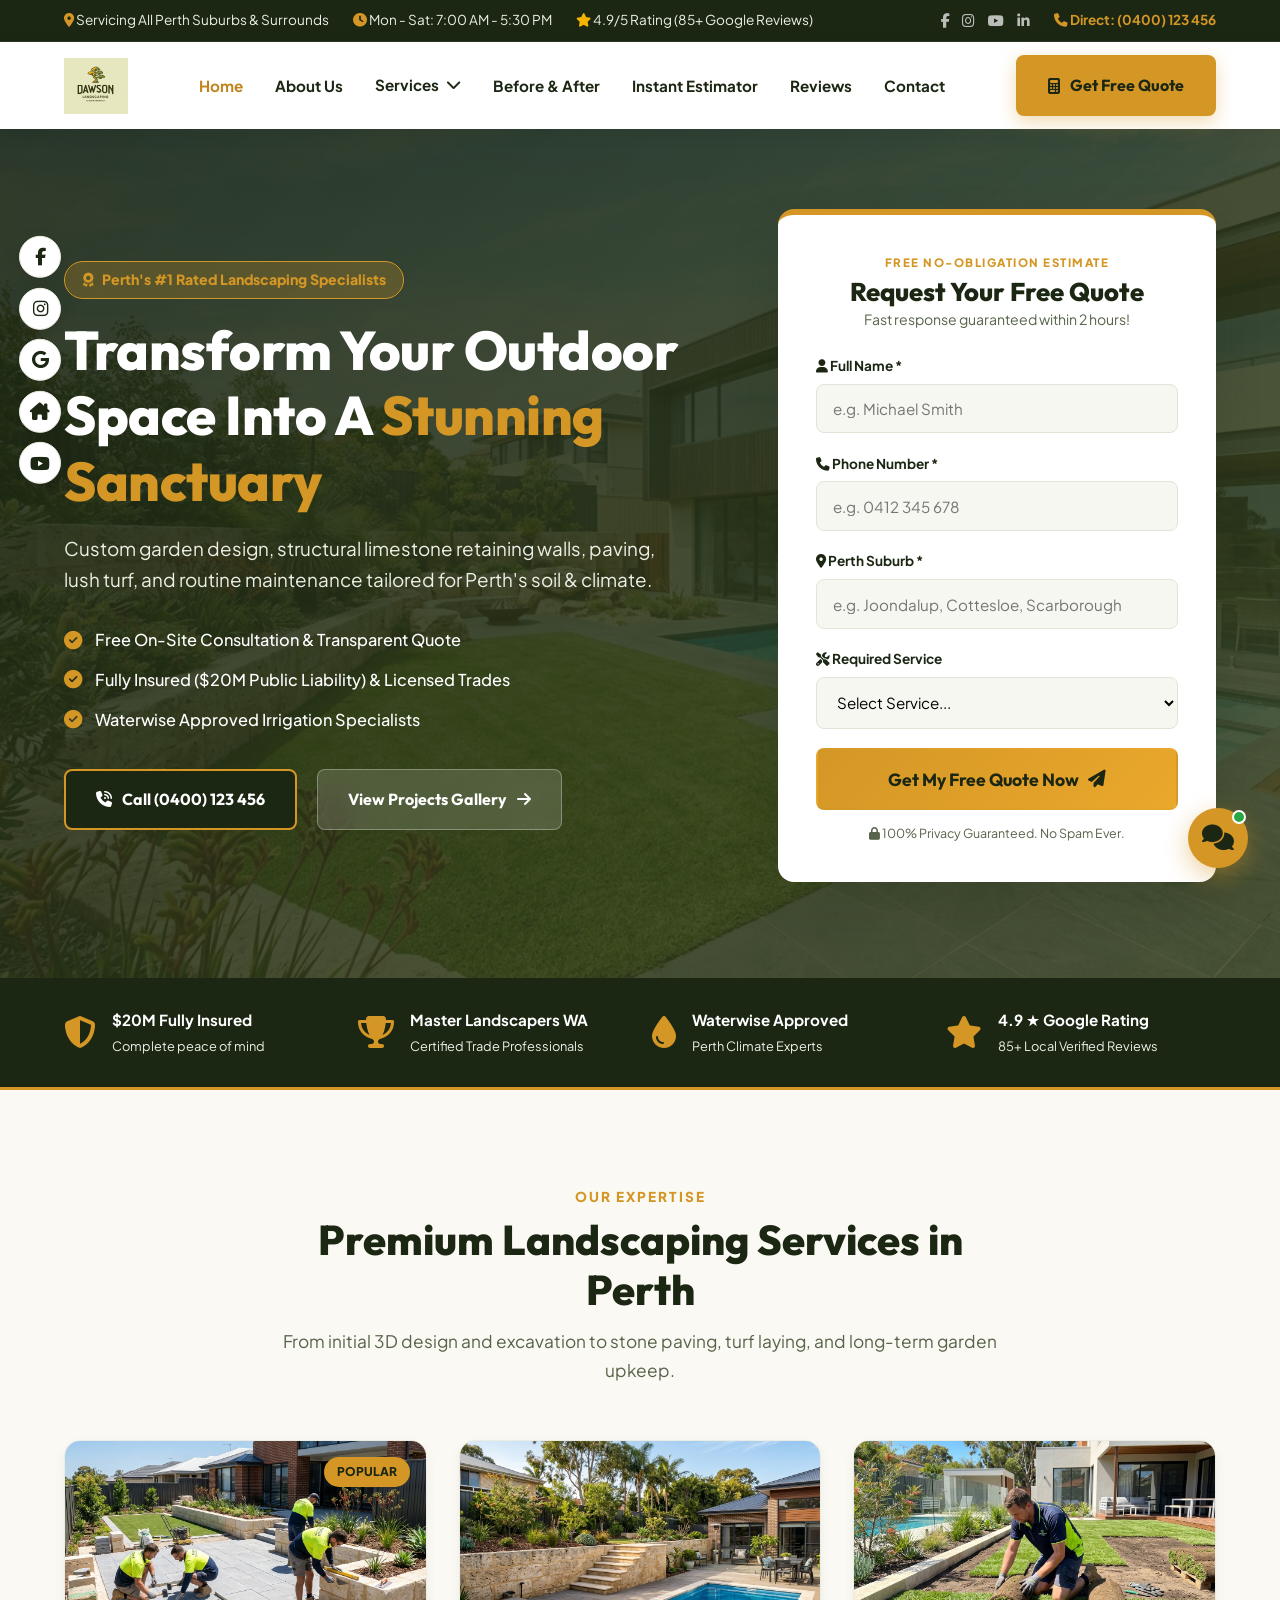
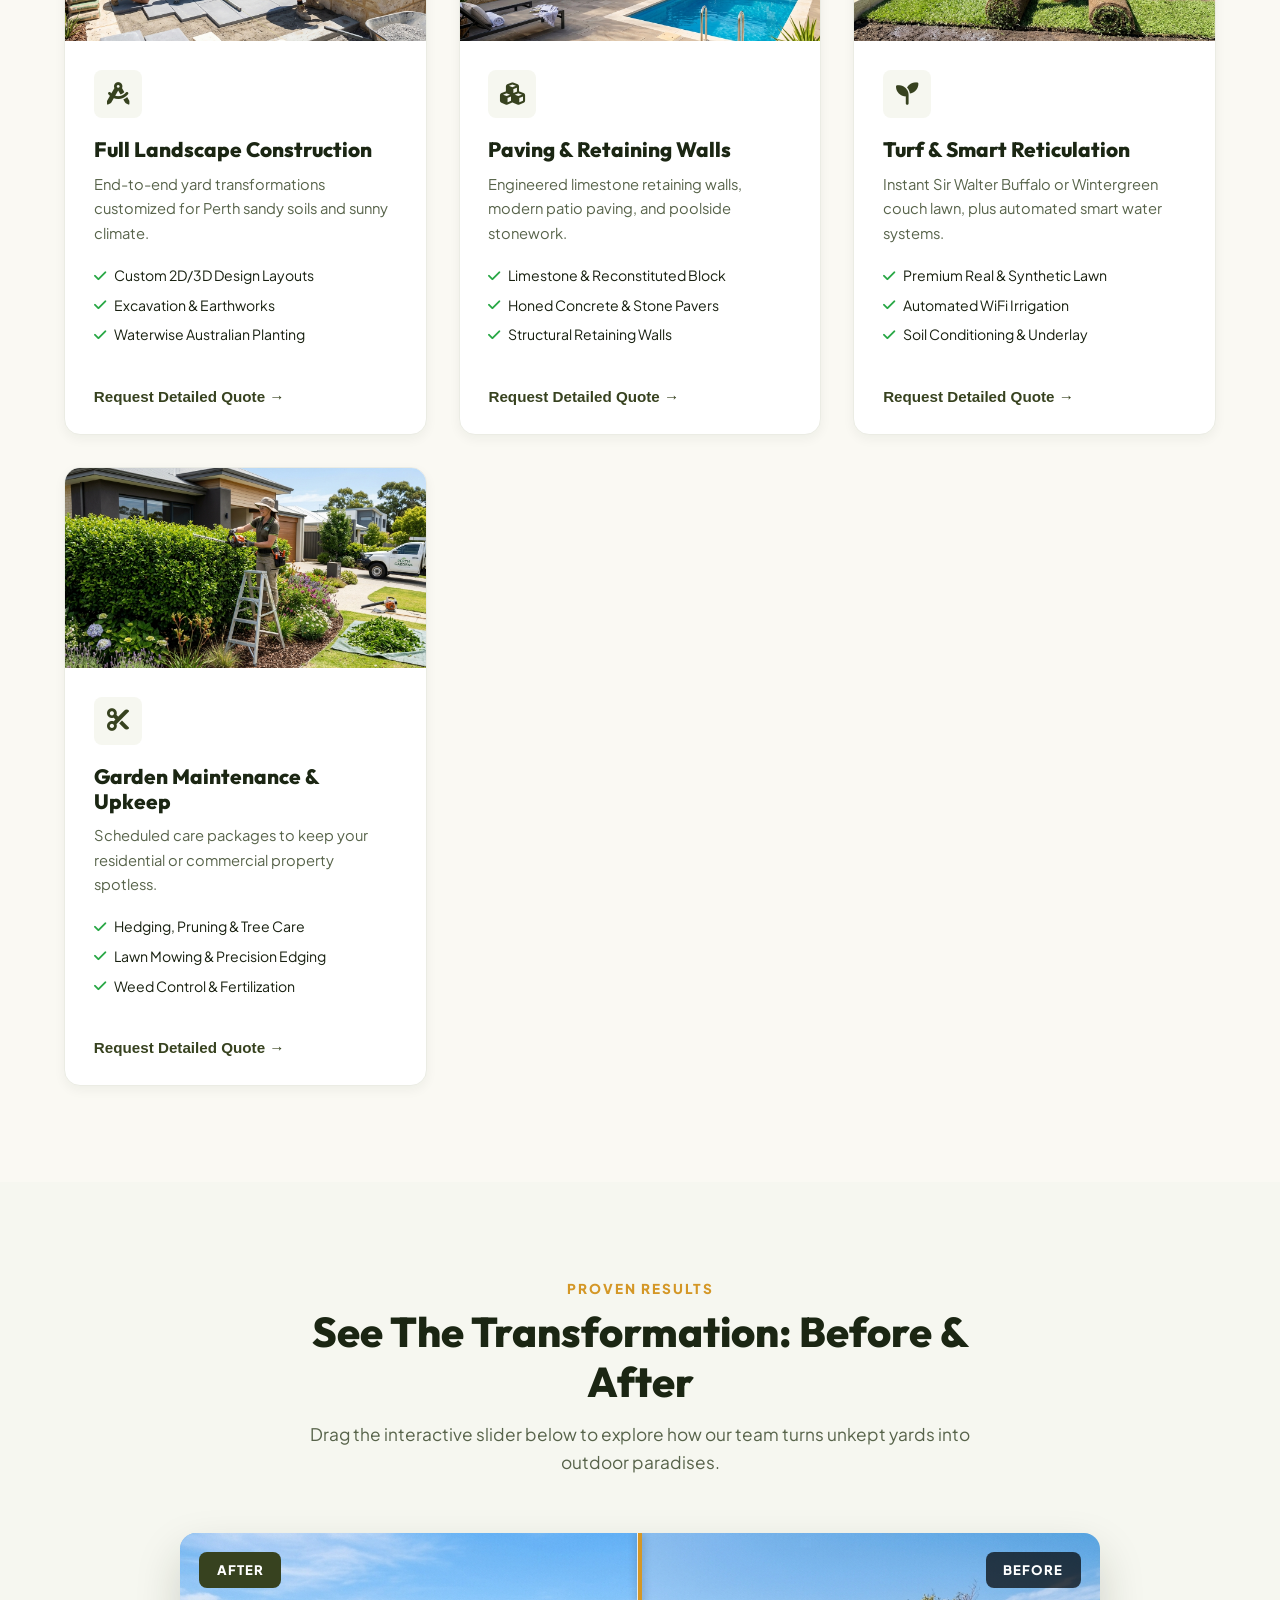
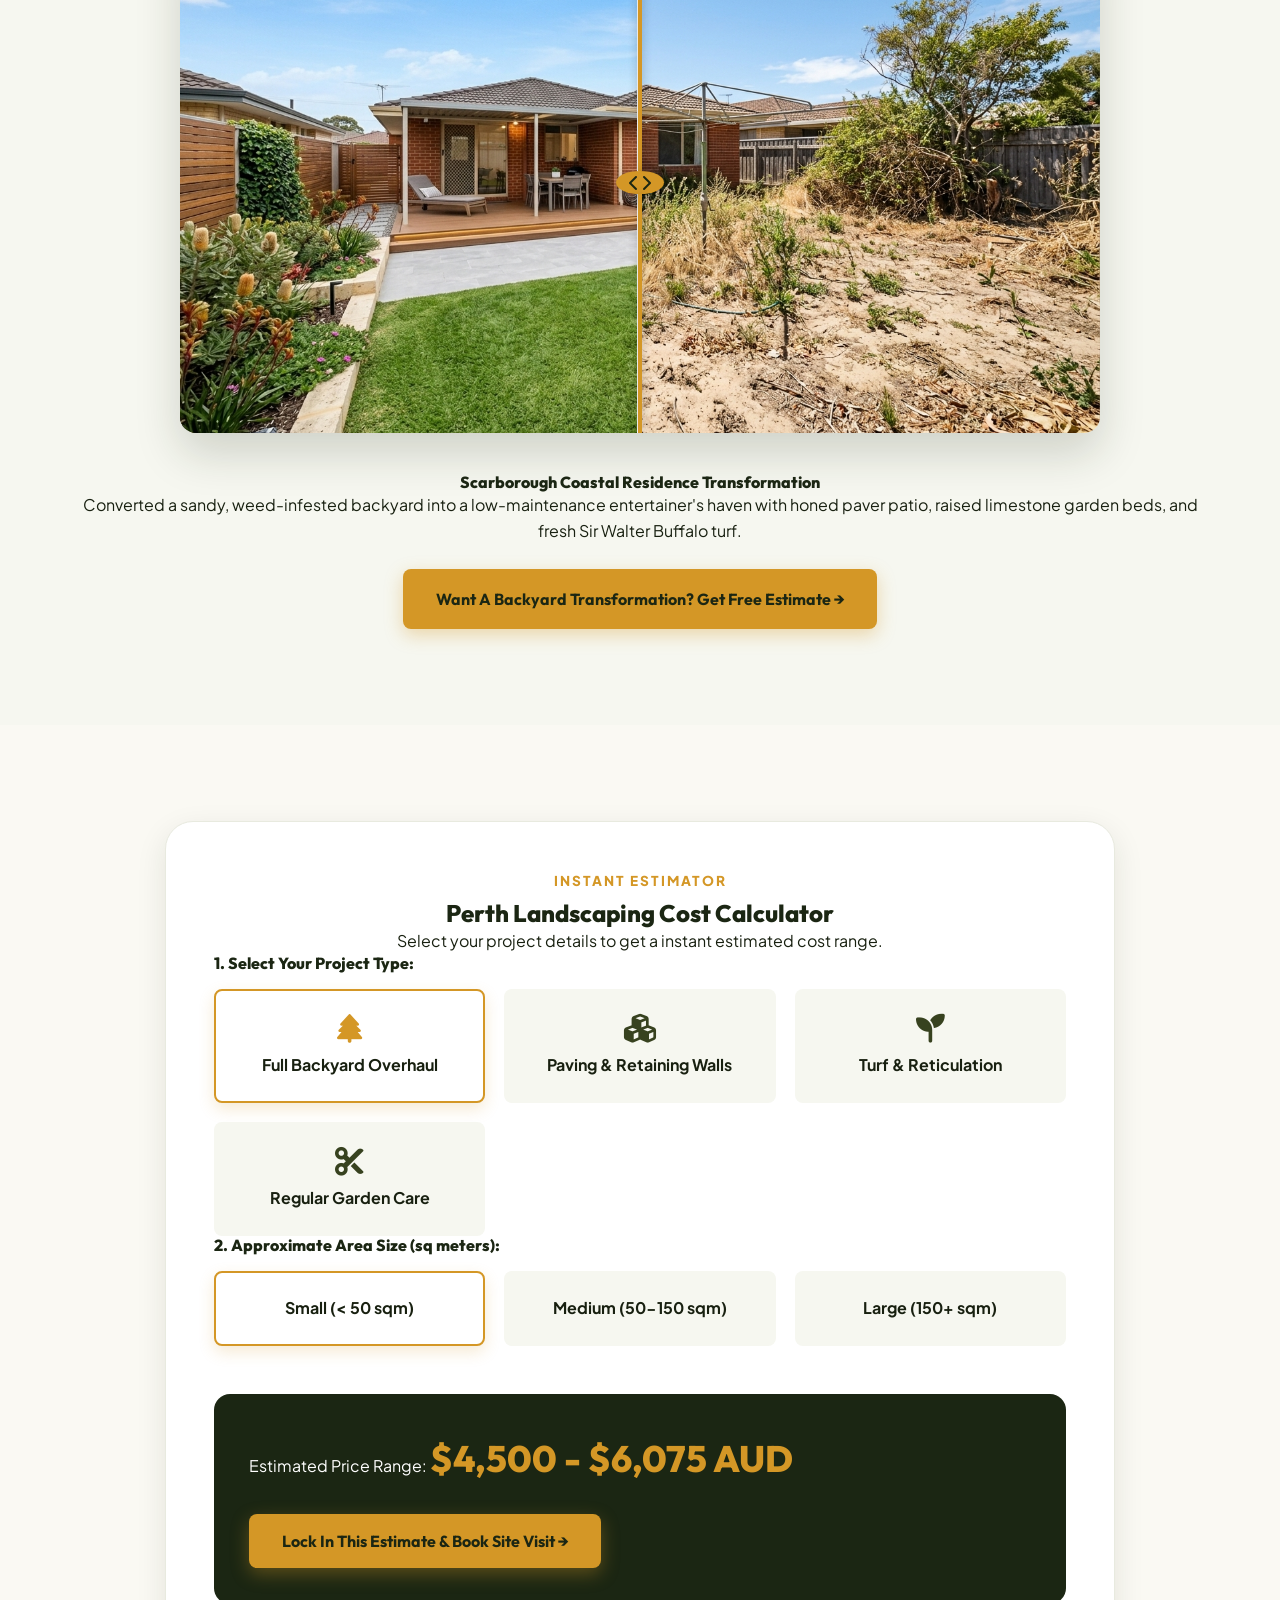
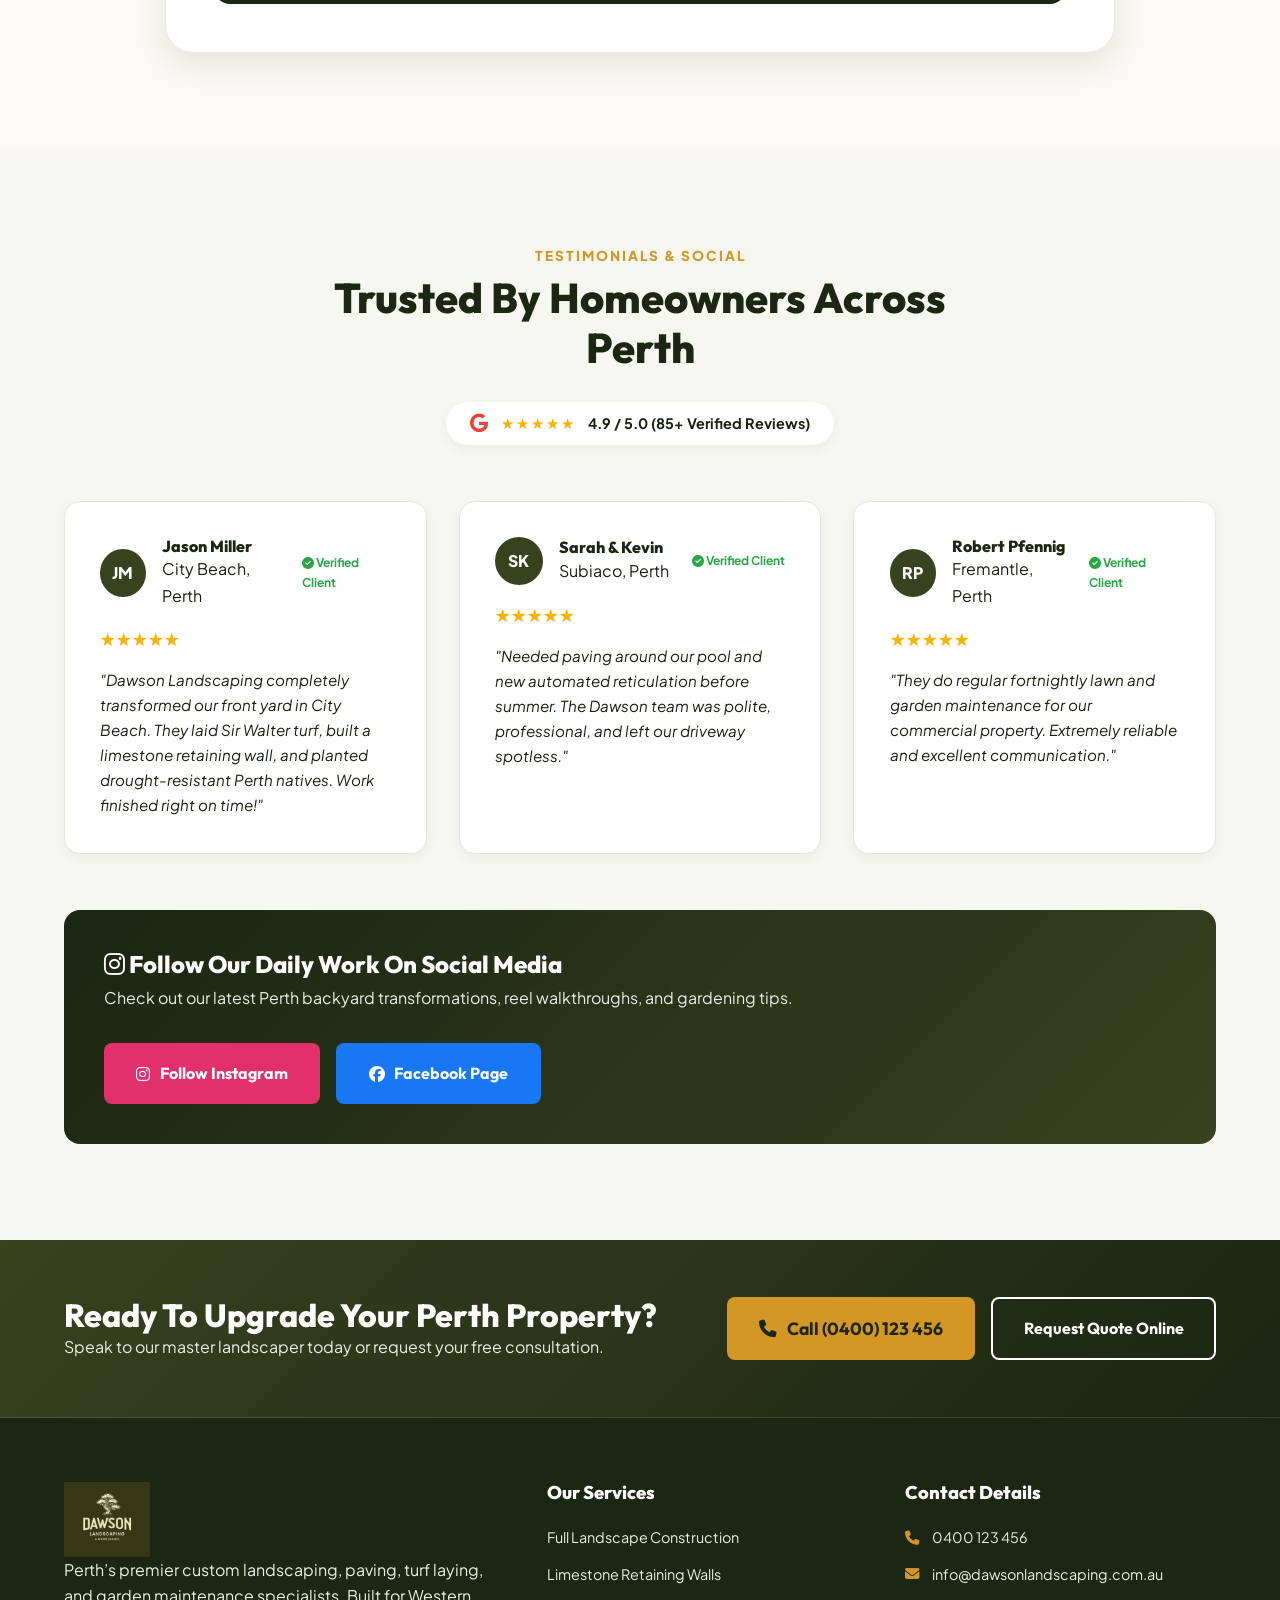
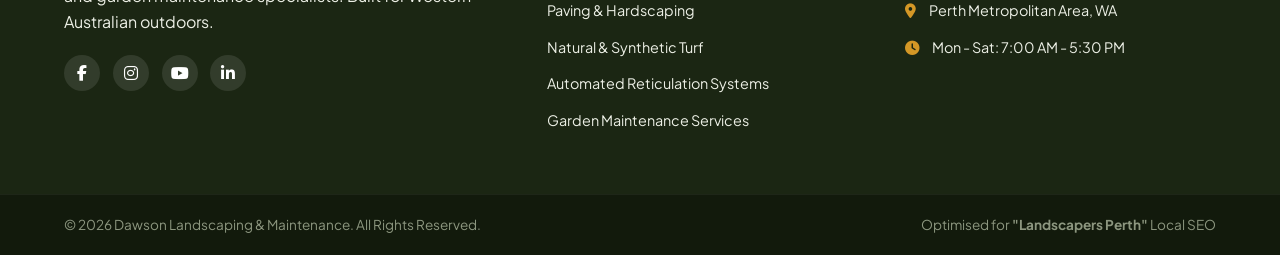
<file: index.html>
<!DOCTYPE html>
<html lang="en">
<head>
    <meta charset="UTF-8">
    <meta name="viewport" content="width=device-width, initial-scale=1.0">
    <title>Dawson Landscaping & Maintenance | Premier Perth Landscapers</title>
    <meta name="description" content="Perth's premier landscape design, limestone retaining walls, paving, turf laying & garden maintenance specialists. 100% satisfaction guaranteed. Get a free quote!">
    <meta name="keywords" content="landscapers Perth, landscaping Perth, garden maintenance Perth, paving Perth, retaining walls Perth, turf Perth">
    
    <!-- Favicon -->
    <link rel="icon" type="image/png" href="assets/favicon.png">

    <!-- Google Fonts -->
    <link rel="preconnect" href="https://fonts.googleapis.com">
    <link rel="preconnect" href="https://fonts.gstatic.com" crossorigin>
    <link href="https://fonts.googleapis.com/css2?family=Plus+Jakarta+Sans:wght@300;400;500;600;700;800&family=Outfit:wght@400;500;600;700;800;900&display=swap" rel="stylesheet">
    
    <!-- FontAwesome Pro/Free Icons -->
    <link rel="stylesheet" href="https://cdnjs.cloudflare.com/ajax/libs/font-awesome/6.5.1/css/all.min.css">
    
    <!-- Custom CSS -->
    <link rel="stylesheet" href="styles.css">

    <!-- Schema.org LocalBusiness JSON-LD -->
    <script type="application/ld+json">
    {
      "@context": "https://schema.org",
      "@type": "LandscapeCompany",
      "name": "Dawson Landscaping & Maintenance",
      "image": "https://dawsonlandscaping.com.au/assets/logo-dark-bg.png",
      "@id": "https://dawsonlandscaping.com.au",
      "url": "https://dawsonlandscaping.com.au",
      "telephone": "+61400123456",
      "priceRange": "$$",
      "address": {
        "@type": "PostalAddress",
        "streetAddress": "St Georges Terrace",
        "addressLocality": "Perth",
        "addressRegion": "WA",
        "postalCode": "6000",
        "addressCountry": "AU"
      },
      "geo": {
        "@type": "GeoCoordinates",
        "latitude": -31.9505,
        "longitude": 115.8605
      },
      "openingHoursSpecification": {
        "@type": "OpeningHoursSpecification",
        "dayOfWeek": ["Monday", "Tuesday", "Wednesday", "Thursday", "Friday", "Saturday"],
        "opens": "07:00",
        "closes": "17:30"
      },
      "sameAs": [
        "https://www.facebook.com/dawsonlandscapingperth",
        "https://www.instagram.com/dawsonlandscapingperth",
        "https://www.youtube.com/@dawsonlandscapingperth",
        "https://www.houzz.com.au/pro/dawsonlandscaping"
      ],
      "areaServed": "Perth Metropolitan Area"
    }
    </script>
</head>
<body>

    <!-- Left Side Floating Social Media Bar (Agency Feature) -->
    <aside class="floating-social-sidebar">
        <a href="https://facebook.com" target="_blank" aria-label="Facebook" class="social-icon fb"><i class="fa-brands fa-facebook-f"></i></a>
        <a href="https://instagram.com" target="_blank" aria-label="Instagram" class="social-icon ig"><i class="fa-brands fa-instagram"></i></a>
        <a href="https://google.com" target="_blank" aria-label="Google Business" class="social-icon gb"><i class="fa-brands fa-google"></i></a>
        <a href="https://houzz.com" target="_blank" aria-label="Houzz Portfolio" class="social-icon hz"><i class="fa-solid fa-house-chimney"></i></a>
        <a href="https://youtube.com" target="_blank" aria-label="YouTube Channel" class="social-icon yt"><i class="fa-brands fa-youtube"></i></a>
    </aside>

    <!-- Top Announcement & Contact Bar with Social Icons -->
    <div class="top-bar">
        <div class="container top-bar-content">
            <div class="top-info">
                <span><i class="fa-solid fa-location-dot accent-icon"></i> Servicing All Perth Suburbs & Surrounds</span>
                <span><i class="fa-solid fa-clock accent-icon"></i> Mon - Sat: 7:00 AM - 5:30 PM</span>
                <span><i class="fa-solid fa-star gold-icon"></i> 4.9/5 Rating (85+ Google Reviews)</span>
            </div>
            <div class="top-right-group">
                <div class="top-social-links">
                    <a href="https://facebook.com" target="_blank" title="Facebook"><i class="fa-brands fa-facebook-f"></i></a>
                    <a href="https://instagram.com" target="_blank" title="Instagram"><i class="fa-brands fa-instagram"></i></a>
                    <a href="https://youtube.com" target="_blank" title="YouTube"><i class="fa-brands fa-youtube"></i></a>
                    <a href="https://linkedin.com" target="_blank" title="LinkedIn"><i class="fa-brands fa-linkedin-in"></i></a>
                </div>
                <a href="tel:0400123456" class="top-phone-btn" onclick="trackGAEvent('click_to_call', 'top_bar')">
                    <i class="fa-solid fa-phone"></i> Direct: <strong>(0400) 123 456</strong>
                </a>
            </div>
        </div>
    </div>

    <!-- Main Navigation Header (Clean Agency Standard) -->
    <header class="header" id="header">
        <div class="container nav-container">
            <a href="#" class="brand-logo">
                <div class="logo-wrapper">
                    <img src="assets/logo-light-bg.png" alt="Dawson Landscaping & Maintenance Logo" class="brand-logo-img">
                </div>
            </a>

            <nav class="nav-menu" id="navMenu">
                <a href="#home" class="nav-link active" onclick="switchTab(event, 'home')">Home</a>
                <a href="#about" class="nav-link" onclick="switchTab(event, 'about')">About Us</a>
                <div class="nav-dropdown">
                    <a href="#services" class="nav-link dropdown-toggle">Services <i class="fa-solid fa-chevron-down"></i></a>
                    <div class="dropdown-menu">
                        <a href="#services" onclick="switchTab(event, 'services')"><i class="fa-solid fa-compass-drafting"></i> Full Landscape Construction</a>
                        <a href="#services" onclick="switchTab(event, 'services')"><i class="fa-solid fa-cubes"></i> Paving & Retaining Walls</a>
                        <a href="#services" onclick="switchTab(event, 'services')"><i class="fa-solid fa-seedling"></i> Turf & Reticulation</a>
                        <a href="#services" onclick="switchTab(event, 'services')"><i class="fa-solid fa-scissors"></i> Garden Maintenance</a>
                    </div>
                </div>
                <a href="#portfolio" class="nav-link" onclick="switchTab(event, 'portfolio')">Before & After</a>
                <a href="#calculator" class="nav-link" onclick="switchTab(event, 'calculator')">Instant Estimator</a>
                <a href="#reviews" class="nav-link" onclick="switchTab(event, 'reviews')">Reviews</a>
                <a href="#contact" class="nav-link" onclick="switchTab(event, 'contact')">Contact</a>
            </nav>

            <div class="nav-cta">
                <a href="#quote-form" class="btn btn-primary btn-glow" onclick="openQuoteModal('Header CTA')">
                    <i class="fa-solid fa-calculator"></i> Get Free Quote
                </a>
            </div>

            <button class="mobile-toggle" id="mobileToggle" aria-label="Toggle Navigation">
                <i class="fa-solid fa-bars"></i>
            </button>
        </div>
    </header>

    <!-- Page Views Container for Multi-Page Feel -->
    <main>
        <!-- HOME SECTION -->
        <div id="page-home" class="page-view active">
            <!-- Hero Section -->
            <section class="hero-section">
                <div class="container hero-grid">
                    <div class="hero-content">
                        <div class="badge-pill">
                            <i class="fa-solid fa-award"></i> Perth's #1 Rated Landscaping Specialists
                        </div>
                        <h1 class="hero-title">
                            Transform Your Outdoor Space Into A <span>Stunning Sanctuary</span>
                        </h1>
                        <p class="hero-subtitle">
                            Custom garden design, structural limestone retaining walls, paving, lush turf, and routine maintenance tailored for Perth's soil & climate.
                        </p>

                        <div class="hero-trust-list">
                            <div class="trust-item"><i class="fa-solid fa-circle-check"></i> Free On-Site Consultation & Transparent Quote</div>
                            <div class="trust-item"><i class="fa-solid fa-circle-check"></i> Fully Insured ($20M Public Liability) & Licensed Trades</div>
                            <div class="trust-item"><i class="fa-solid fa-circle-check"></i> Waterwise Approved Irrigation Specialists</div>
                        </div>

                        <div class="hero-cta-buttons">
                            <a href="tel:0400123456" class="btn btn-call" onclick="trackGAEvent('click_to_call', 'hero')">
                                <i class="fa-solid fa-phone-volume"></i> Call (0400) 123 456
                            </a>
                            <a href="#portfolio" class="btn btn-secondary" onclick="switchTab(event, 'portfolio')">
                                View Projects Gallery <i class="fa-solid fa-arrow-right"></i>
                            </a>
                        </div>
                    </div>

                    <!-- Hero Instant Quote Form Card -->
                    <div class="hero-form-card" id="quote-form">
                        <div class="form-header">
                            <span class="form-tag">FREE NO-OBLIGATION ESTIMATE</span>
                            <h3>Request Your Free Quote</h3>
                            <p>Fast response guaranteed within 2 hours!</p>
                        </div>
                        <form id="heroLeadForm" onsubmit="handleFormSubmit(event, 'Hero Form')">
                            <div class="form-group">
                                <label for="hero-name"><i class="fa-solid fa-user"></i> Full Name *</label>
                                <input type="text" id="hero-name" required placeholder="e.g. Michael Smith">
                            </div>
                            
                            <div class="form-group">
                                <label for="hero-phone"><i class="fa-solid fa-phone"></i> Phone Number *</label>
                                <input type="tel" id="hero-phone" required placeholder="e.g. 0412 345 678">
                            </div>

                            <div class="form-group">
                                <label for="hero-suburb"><i class="fa-solid fa-location-dot"></i> Perth Suburb *</label>
                                <input type="text" id="hero-suburb" required placeholder="e.g. Joondalup, Cottesloe, Scarborough">
                            </div>

                            <div class="form-group">
                                <label for="hero-service"><i class="fa-solid fa-screwdriver-wrench"></i> Required Service</label>
                                <select id="hero-service" required>
                                    <option value="" disabled selected>Select Service...</option>
                                    <option value="Complete Landscape Transformation">Complete Backyard Overhaul</option>
                                    <option value="Paving & Retaining Walls">Paving & Retaining Walls</option>
                                    <option value="Turf & Reticulation">Turf & Smart Reticulation</option>
                                    <option value="Garden Maintenance">Garden Maintenance & Pruning</option>
                                </select>
                            </div>

                            <button type="submit" class="btn btn-submit btn-block">
                                <span>Get My Free Quote Now</span>
                                <i class="fa-solid fa-paper-plane"></i>
                            </button>
                            <p class="form-privacy"><i class="fa-solid fa-lock"></i> 100% Privacy Guaranteed. No Spam Ever.</p>
                        </form>
                    </div>
                </div>
            </section>

            <!-- Trust Badges & Accreditations Bar -->
            <section class="accreditations-bar">
                <div class="container acc-grid">
                    <div class="acc-item">
                        <i class="fa-solid fa-shield-halved"></i>
                        <div>
                            <strong>$20M Fully Insured</strong>
                            <span>Complete peace of mind</span>
                        </div>
                    </div>
                    <div class="acc-item">
                        <i class="fa-solid fa-trophy"></i>
                        <div>
                            <strong>Master Landscapers WA</strong>
                            <span>Certified Trade Professionals</span>
                        </div>
                    </div>
                    <div class="acc-item">
                        <i class="fa-solid fa-droplet"></i>
                        <div>
                            <strong>Waterwise Approved</strong>
                            <span>Perth Climate Experts</span>
                        </div>
                    </div>
                    <div class="acc-item">
                        <i class="fa-solid fa-star gold"></i>
                        <div>
                            <strong>4.9 ★ Google Rating</strong>
                            <span>85+ Local Verified Reviews</span>
                        </div>
                    </div>
                </div>
            </section>

            <!-- Services Section -->
            <section class="services-section" id="services">
                <div class="container">
                    <div class="section-header text-center">
                        <span class="section-subtitle">OUR EXPERTISE</span>
                        <h2 class="section-title">Premium Landscaping Services in Perth</h2>
                        <p class="section-desc">From initial 3D design and excavation to stone paving, turf laying, and long-term garden upkeep.</p>
                    </div>

                    <div class="services-grid">
                        <!-- Service Card 1 -->
                        <div class="service-card">
                            <div class="service-img-wrapper">
                                <img src="assets/service_construction.jpg" alt="Landscape Construction Perth">
                                <span class="service-tag">Popular</span>
                            </div>
                            <div class="service-body">
                                <div class="service-icon"><i class="fa-solid fa-compass-drafting"></i></div>
                                <h3>Full Landscape Construction</h3>
                                <p>End-to-end yard transformations customized for Perth sandy soils and sunny climate.</p>
                                <ul class="service-features">
                                    <li><i class="fa-solid fa-check"></i> Custom 2D/3D Design Layouts</li>
                                    <li><i class="fa-solid fa-check"></i> Excavation & Earthworks</li>
                                    <li><i class="fa-solid fa-check"></i> Waterwise Australian Planting</li>
                                </ul>
                                <button class="btn-text" onclick="openQuoteModal('Landscape Construction')">Request Detailed Quote &rarr;</button>
                            </div>
                        </div>

                        <!-- Service Card 2 -->
                        <div class="service-card">
                            <div class="service-img-wrapper">
                                <img src="assets/service_paving.jpg" alt="Paving and Retaining Walls Perth">
                            </div>
                            <div class="service-body">
                                <div class="service-icon"><i class="fa-solid fa-cubes"></i></div>
                                <h3>Paving & Retaining Walls</h3>
                                <p>Engineered limestone retaining walls, modern patio paving, and poolside stonework.</p>
                                <ul class="service-features">
                                    <li><i class="fa-solid fa-check"></i> Limestone & Reconstituted Block</li>
                                    <li><i class="fa-solid fa-check"></i> Honed Concrete & Stone Pavers</li>
                                    <li><i class="fa-solid fa-check"></i> Structural Retaining Walls</li>
                                </ul>
                                <button class="btn-text" onclick="openQuoteModal('Paving & Retaining Walls')">Request Detailed Quote &rarr;</button>
                            </div>
                        </div>

                        <!-- Service Card 3 -->
                        <div class="service-card">
                            <div class="service-img-wrapper">
                                <img src="assets/service_turf.jpg" alt="Turf and Reticulation Perth">
                            </div>
                            <div class="service-body">
                                <div class="service-icon"><i class="fa-solid fa-seedling"></i></div>
                                <h3>Turf & Smart Reticulation</h3>
                                <p>Instant Sir Walter Buffalo or Wintergreen couch lawn, plus automated smart water systems.</p>
                                <ul class="service-features">
                                    <li><i class="fa-solid fa-check"></i> Premium Real & Synthetic Lawn</li>
                                    <li><i class="fa-solid fa-check"></i> Automated WiFi Irrigation</li>
                                    <li><i class="fa-solid fa-check"></i> Soil Conditioning & Underlay</li>
                                </ul>
                                <button class="btn-text" onclick="openQuoteModal('Turf & Reticulation')">Request Detailed Quote &rarr;</button>
                            </div>
                        </div>

                        <!-- Service Card 4 -->
                        <div class="service-card">
                            <div class="service-img-wrapper">
                                <img src="assets/service_maintenance.jpg" alt="Garden Maintenance Perth">
                            </div>
                            <div class="service-body">
                                <div class="service-icon"><i class="fa-solid fa-scissors"></i></div>
                                <h3>Garden Maintenance & Upkeep</h3>
                                <p>Scheduled care packages to keep your residential or commercial property spotless.</p>
                                <ul class="service-features">
                                    <li><i class="fa-solid fa-check"></i> Hedging, Pruning & Tree Care</li>
                                    <li><i class="fa-solid fa-check"></i> Lawn Mowing & Precision Edging</li>
                                    <li><i class="fa-solid fa-check"></i> Weed Control & Fertilization</li>
                                </ul>
                                <button class="btn-text" onclick="openQuoteModal('Garden Maintenance')">Request Detailed Quote &rarr;</button>
                            </div>
                        </div>
                    </div>
                </div>
            </section>

            <!-- Before & After Interactive Showcase -->
            <section class="before-after-section" id="portfolio">
                <div class="container">
                    <div class="section-header text-center">
                        <span class="section-subtitle">PROVEN RESULTS</span>
                        <h2 class="section-title">See The Transformation: Before & After</h2>
                        <p class="section-desc">Drag the interactive slider below to explore how our team turns unkept yards into outdoor paradises.</p>
                    </div>

                    <div class="ba-slider-wrapper">
                        <div class="ba-slider" id="baSlider">
                            <div class="ba-image ba-before">
                                <img src="assets/before.jpg" alt="Perth Backyard Before Dawson Landscaping">
                                <span class="ba-label label-before">BEFORE</span>
                            </div>
                            <div class="ba-image ba-after" id="baAfterContainer">
                                <img src="assets/after.jpg" alt="Transformed Perth Backyard After Dawson Landscaping">
                                <span class="ba-label label-after">AFTER</span>
                            </div>
                            <div class="ba-handle" id="baHandle">
                                <div class="ba-handle-line"></div>
                                <div class="ba-handle-button">
                                    <i class="fa-solid fa-chevron-left"></i>
                                    <i class="fa-solid fa-chevron-right"></i>
                                </div>
                                <div class="ba-handle-line"></div>
                            </div>
                        </div>
                    </div>

                    <div class="ba-details text-center">
                        <h4>Scarborough Coastal Residence Transformation</h4>
                        <p>Converted a sandy, weed-infested backyard into a low-maintenance entertainer's haven with honed paver patio, raised limestone garden beds, and fresh Sir Walter Buffalo turf.</p>
                        <a href="#quote-form" class="btn btn-primary margin-top" onclick="openQuoteModal('Before/After Inquiry')">Want A Backyard Transformation? Get Free Estimate &rarr;</a>
                    </div>
                </div>
            </section>

            <!-- Instant Lead Calculator Section -->
            <section class="calculator-section" id="calculator">
                <div class="container">
                    <div class="calc-card">
                        <div class="calc-header text-center">
                            <span class="section-subtitle">INSTANT ESTIMATOR</span>
                            <h2>Perth Landscaping Cost Calculator</h2>
                            <p>Select your project details to get a instant estimated cost range.</p>
                        </div>

                        <div class="calc-steps">
                            <div class="calc-step" id="calcStep1">
                                <h4>1. Select Your Project Type:</h4>
                                <div class="calc-options">
                                    <div class="calc-option-card selected" onclick="selectCalcOption(this, 'type', 'Full Backyard Overhaul', 4500)">
                                        <i class="fa-solid fa-tree"></i>
                                        <span>Full Backyard Overhaul</span>
                                    </div>
                                    <div class="calc-option-card" onclick="selectCalcOption(this, 'type', 'Paving & Retaining Walls', 3200)">
                                        <i class="fa-solid fa-cubes"></i>
                                        <span>Paving & Retaining Walls</span>
                                    </div>
                                    <div class="calc-option-card" onclick="selectCalcOption(this, 'type', 'Turf & Reticulation', 1800)">
                                        <i class="fa-solid fa-seedling"></i>
                                        <span>Turf & Reticulation</span>
                                    </div>
                                    <div class="calc-option-card" onclick="selectCalcOption(this, 'type', 'Garden Maintenance', 350)">
                                        <i class="fa-solid fa-scissors"></i>
                                        <span>Regular Garden Care</span>
                                    </div>
                                </div>
                            </div>

                            <div class="calc-step">
                                <h4>2. Approximate Area Size (sq meters):</h4>
                                <div class="calc-options">
                                    <div class="calc-option-card selected" onclick="selectCalcOption(this, 'size', 'Small (< 50 sqm)', 1)">
                                        <span>Small (< 50 sqm)</span>
                                    </div>
                                    <div class="calc-option-card" onclick="selectCalcOption(this, 'size', 'Medium (50-150 sqm)', 1.8)">
                                        <span>Medium (50-150 sqm)</span>
                                    </div>
                                    <div class="calc-option-card" onclick="selectCalcOption(this, 'size', 'Large (150+ sqm)', 2.8)">
                                        <span>Large (150+ sqm)</span>
                                    </div>
                                </div>
                            </div>

                            <div class="calc-result-box">
                                <div class="result-display">
                                    <span class="result-label">Estimated Price Range:</span>
                                    <span class="result-price" id="calcPriceDisplay">$4,500 - $6,075 AUD</span>
                                </div>
                                <div class="result-cta">
                                    <button type="button" class="btn btn-primary" onclick="openQuoteModal('Calculator Quote Lock')">
                                        Lock In This Estimate & Book Site Visit &rarr;
                                    </button>
                                </div>
                            </div>
                        </div>
                    </div>
                </div>
            </section>

            <!-- Social Media Feed & Verified Reviews Section -->
            <section class="reviews-section" id="reviews">
                <div class="container">
                    <div class="section-header text-center">
                        <span class="section-subtitle">TESTIMONIALS & SOCIAL</span>
                        <h2 class="section-title">Trusted By Homeowners Across Perth</h2>
                        <div class="google-rating-badge">
                            <i class="fa-brands fa-google google-icon"></i>
                            <span class="stars">★★★★★</span>
                            <span>4.9 / 5.0 (85+ Verified Reviews)</span>
                        </div>
                    </div>

                    <div class="reviews-grid">
                        <div class="review-card">
                            <div class="review-header">
                                <div class="reviewer-avatar">JM</div>
                                <div class="reviewer-meta">
                                    <h4>Jason Miller</h4>
                                    <span class="reviewer-suburb">City Beach, Perth</span>
                                </div>
                                <div class="verified-badge"><i class="fa-solid fa-circle-check"></i> Verified Client</div>
                            </div>
                            <div class="review-stars">★★★★★</div>
                            <p class="review-text">"Dawson Landscaping completely transformed our front yard in City Beach. They laid Sir Walter turf, built a limestone retaining wall, and planted drought-resistant Perth natives. Work finished right on time!"</p>
                        </div>

                        <div class="review-card">
                            <div class="review-header">
                                <div class="reviewer-avatar">SK</div>
                                <div class="reviewer-meta">
                                    <h4>Sarah & Kevin</h4>
                                    <span class="reviewer-suburb">Subiaco, Perth</span>
                                </div>
                                <div class="verified-badge"><i class="fa-solid fa-circle-check"></i> Verified Client</div>
                            </div>
                            <div class="review-stars">★★★★★</div>
                            <p class="review-text">"Needed paving around our pool and new automated reticulation before summer. The Dawson team was polite, professional, and left our driveway spotless."</p>
                        </div>

                        <div class="review-card">
                            <div class="review-header">
                                <div class="reviewer-avatar">RP</div>
                                <div class="reviewer-meta">
                                    <h4>Robert Pfennig</h4>
                                    <span class="reviewer-suburb">Fremantle, Perth</span>
                                </div>
                                <div class="verified-badge"><i class="fa-solid fa-circle-check"></i> Verified Client</div>
                            </div>
                            <div class="review-stars">★★★★★</div>
                            <p class="review-text">"They do regular fortnightly lawn and garden maintenance for our commercial property. Extremely reliable and excellent communication."</p>
                        </div>
                    </div>

                    <!-- Social Media Links Banner -->
                    <div class="social-connect-card">
                        <div class="social-connect-content">
                            <h3><i class="fa-brands fa-instagram"></i> Follow Our Daily Work On Social Media</h3>
                            <p>Check out our latest Perth backyard transformations, reel walkthroughs, and gardening tips.</p>
                        </div>
                        <div class="social-connect-btns">
                            <a href="https://instagram.com" target="_blank" class="btn btn-ig"><i class="fa-brands fa-instagram"></i> Follow Instagram</a>
                            <a href="https://facebook.com" target="_blank" class="btn btn-fb"><i class="fa-brands fa-facebook"></i> Facebook Page</a>
                        </div>
                    </div>
                </div>
            </section>
        </div>
    </main>

    <!-- Footer -->
    <footer class="footer">
        <div class="footer-cta-banner">
            <div class="container footer-cta-grid">
                <div>
                    <h2>Ready To Upgrade Your Perth Property?</h2>
                    <p>Speak to our master landscaper today or request your free consultation.</p>
                </div>
                <div class="footer-cta-actions">
                    <a href="tel:0400123456" class="btn btn-call-large" onclick="trackGAEvent('click_to_call', 'footer')">
                        <i class="fa-solid fa-phone"></i> Call (0400) 123 456
                    </a>
                    <a href="#quote-form" class="btn btn-primary-light" onclick="openQuoteModal('Footer CTA')">
                        Request Quote Online
                    </a>
                </div>
            </div>
        </div>

        <div class="container footer-main">
            <div class="footer-col">
                <div class="brand-logo footer-logo">
                    <img src="assets/logo-dark-bg.png" alt="Dawson Landscaping Logo" class="brand-logo-img-footer">
                </div>
                <p class="footer-desc">Perth’s premier custom landscaping, paving, turf laying, and garden maintenance specialists. Built for Western Australian outdoors.</p>
                <div class="footer-social-bar">
                    <a href="https://facebook.com" target="_blank" aria-label="Facebook"><i class="fa-brands fa-facebook-f"></i></a>
                    <a href="https://instagram.com" target="_blank" aria-label="Instagram"><i class="fa-brands fa-instagram"></i></a>
                    <a href="https://youtube.com" target="_blank" aria-label="YouTube"><i class="fa-brands fa-youtube"></i></a>
                    <a href="https://linkedin.com" target="_blank" aria-label="LinkedIn"><i class="fa-brands fa-linkedin-in"></i></a>
                </div>
            </div>

            <div class="footer-col">
                <h4>Our Services</h4>
                <ul>
                    <li><a href="#services">Full Landscape Construction</a></li>
                    <li><a href="#services">Limestone Retaining Walls</a></li>
                    <li><a href="#services">Paving & Hardscaping</a></li>
                    <li><a href="#services">Natural & Synthetic Turf</a></li>
                    <li><a href="#services">Automated Reticulation Systems</a></li>
                    <li><a href="#services">Garden Maintenance Services</a></li>
                </ul>
            </div>

            <div class="footer-col">
                <h4>Contact Details</h4>
                <ul class="contact-info-list">
                    <li><i class="fa-solid fa-phone"></i> <a href="tel:0400123456">0400 123 456</a></li>
                    <li><i class="fa-solid fa-envelope"></i> <a href="mailto:info@dawsonlandscaping.com.au">info@dawsonlandscaping.com.au</a></li>
                    <li><i class="fa-solid fa-location-dot"></i> Perth Metropolitan Area, WA</li>
                    <li><i class="fa-solid fa-clock"></i> Mon - Sat: 7:00 AM - 5:30 PM</li>
                </ul>
            </div>
        </div>

        <div class="footer-bottom">
            <div class="container footer-bottom-flex">
                <p>&copy; 2026 Dawson Landscaping & Maintenance. All Rights Reserved.</p>
                <p class="seo-credit">Optimised for <strong>"Landscapers Perth"</strong> Local SEO</p>
            </div>
        </div>
    </footer>

    <!-- Floating Sticky Quick Bar for Mobile Devices -->
    <div class="mobile-sticky-bar">
        <a href="tel:0400123456" class="sticky-btn sticky-call" onclick="trackGAEvent('click_to_call', 'mobile_sticky')">
            <i class="fa-solid fa-phone"></i> Call Now
        </a>
        <a href="#quote-form" class="sticky-btn sticky-quote" onclick="openQuoteModal('Mobile Sticky')">
            <i class="fa-solid fa-paper-plane"></i> Free Quote
        </a>
    </div>

    <!-- Modal Popup Form -->
    <div class="modal-overlay" id="quoteModal">
        <div class="modal-card">
            <button class="modal-close" onclick="closeQuoteModal()">&times;</button>
            <div class="modal-header">
                <h3 id="modalTitle">Request Free Quote</h3>
                <p>Fill out this 30-second form for a prompt call back from our Perth team.</p>
            </div>
            <form id="modalLeadForm" onsubmit="handleFormSubmit(event, 'Modal Form')">
                <input type="hidden" id="modal-service-name" value="">
                <div class="form-group">
                    <label for="modal-name">Full Name *</label>
                    <input type="text" id="modal-name" required placeholder="John Smith">
                </div>
                <div class="form-group">
                    <label for="modal-phone">Phone Number *</label>
                    <input type="tel" id="modal-phone" required placeholder="0400 123 456">
                </div>
                <div class="form-group">
                    <label for="modal-suburb">Perth Suburb *</label>
                    <input type="text" id="modal-suburb" required placeholder="e.g. Scarborough, Cottesloe">
                </div>
                <div class="form-group">
                    <label for="modal-notes">Project Details</label>
                    <textarea id="modal-notes" rows="3" placeholder="Tell us what you would like done..."></textarea>
                </div>
                <button type="submit" class="btn btn-submit btn-block">
                    Submit Request <i class="fa-solid fa-paper-plane"></i>
                </button>
            </form>
        </div>
    </div>

    <!-- Toast Notification -->
    <div class="toast-notification" id="toastNotification">
        <div class="toast-content">
            <i class="fa-solid fa-circle-check toast-icon"></i>
            <div>
                <h4 id="toastTitle">Enquiry Received!</h4>
                <p id="toastMessage">Our Perth team will call you back shortly.</p>
            </div>
        </div>
    </div>

    <!-- Floating Integrated Live Chat Widget (Lead Booster) -->
    <div class="chat-widget-container">
        <button class="chat-widget-btn" id="chatWidgetBtn" onclick="toggleChatWidget()" aria-label="Open Live Chat">
            <span class="chat-badge-pulse"></span>
            <i class="fa-solid fa-comments chat-icon-open"></i>
            <i class="fa-solid fa-xmark chat-icon-close" style="display: none;"></i>
        </button>
        
        <div class="chat-widget-box" id="chatWidgetBox">
            <div class="chat-box-header">
                <div class="chat-agent-info">
                    <div class="agent-avatar-wrapper">
                        <img src="assets/favicon.png" alt="Dawson Support Agent">
                        <span class="online-indicator"></span>
                    </div>
                    <div>
                        <h4>Dawson Perth Team</h4>
                        <span class="agent-status">Online • Typically replies in 2 mins</span>
                    </div>
                </div>
                <button class="chat-box-close" onclick="toggleChatWidget()">&times;</button>
            </div>
            <div class="chat-box-body">
                <div class="chat-message agent-message">
                    <p>G'day! 👋 Looking for landscaping or maintenance in Perth? How can we help you today?</p>
                    <span class="chat-time">Just now</span>
                </div>
            </div>
            <div class="chat-quick-actions">
                <button class="chat-action-btn" onclick="quickChatReply('I need a backyard quote')">💰 Get Free Quote</button>
                <button class="chat-action-btn" onclick="quickChatReply('Can someone call me back?')">📞 Call Me Back</button>
            </div>
            <form class="chat-box-footer" onsubmit="handleChatSubmit(event)">
                <input type="text" id="chatInput" placeholder="Type your message or phone number..." required>
                <button type="submit" aria-label="Send Message"><i class="fa-solid fa-paper-plane"></i></button>
            </form>
        </div>
    </div>

    <script src="script.js"></script>
</body>
</html>
</file>
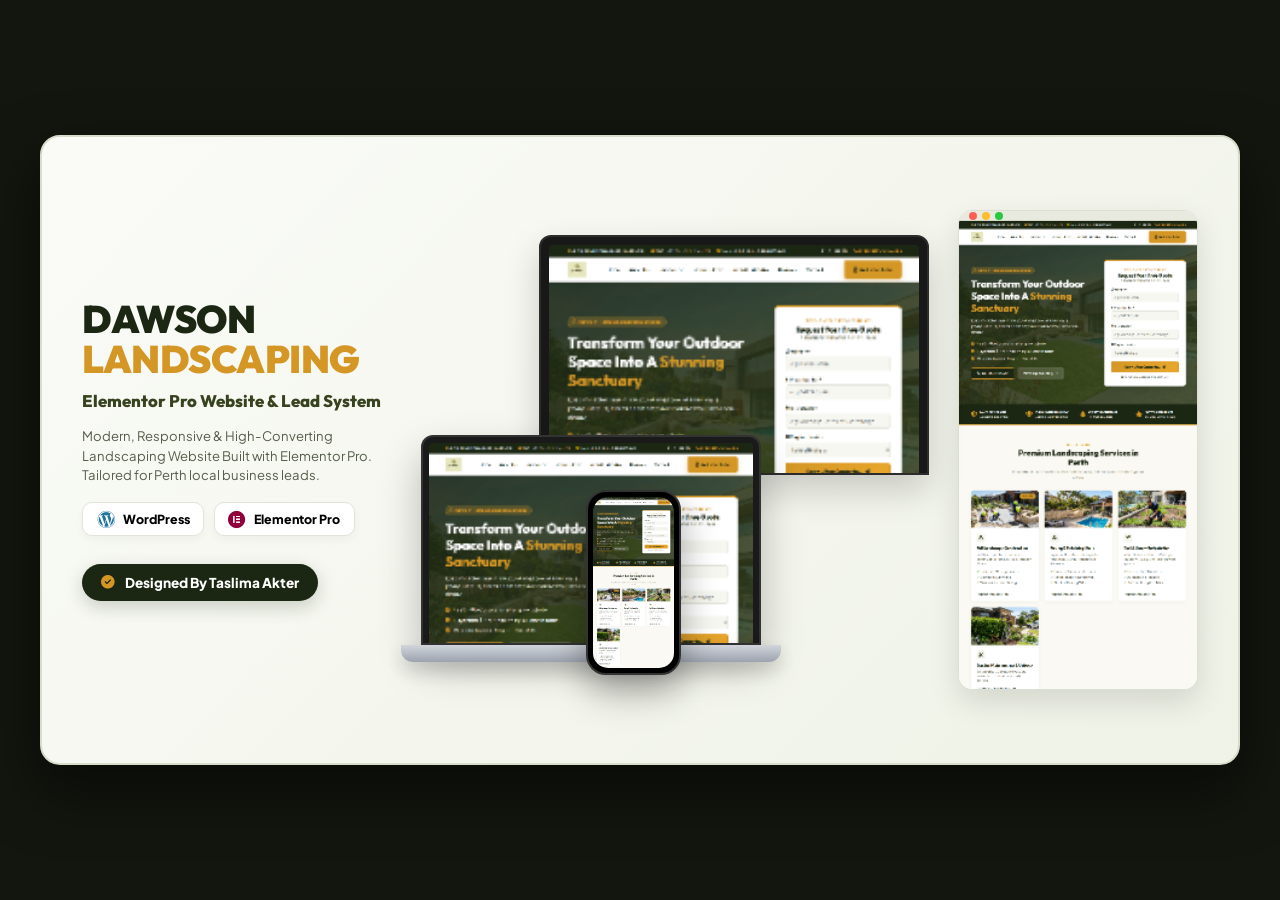
<file: showcase.html>
<!DOCTYPE html>
<html lang="en">
<head>
    <meta charset="UTF-8">
    <meta name="viewport" content="width=device-width, initial-scale=1.0">
    <title>Dawson Landscaping - LinkedIn Banner | Designed By Taslima Akter</title>
    <link rel="preconnect" href="https://fonts.googleapis.com">
    <link rel="preconnect" href="https://fonts.gstatic.com" crossorigin>
    <link href="https://fonts.googleapis.com/css2?family=Outfit:wght@600;700;800;900&family=Plus+Jakarta+Sans:wght@500;600;700;800&display=swap" rel="stylesheet">
    <link rel="stylesheet" href="https://cdnjs.cloudflare.com/ajax/libs/font-awesome/6.5.1/css/all.min.css">
    
    <style>
        * {
            box-sizing: border-box;
            margin: 0;
            padding: 0;
        }

        body {
            font-family: 'Plus Jakarta Sans', sans-serif;
            background-color: #12160E;
            min-height: 100vh;
            display: flex;
            align-items: center;
            justify-content: center;
            padding: 1.5rem;
        }

        /* Standard LinkedIn Image Post Dimension (1200px x 630px) */
        .linkedin-banner {
            width: 1200px;
            height: 630px;
            background: linear-gradient(135deg, #FAFBF7 0%, #EFF2E6 100%);
            border-radius: 20px;
            box-shadow: 0 25px 60px rgba(0,0,0,0.5);
            padding: 2.2rem 2.5rem;
            display: grid;
            grid-template-columns: 310px 1fr 240px;
            gap: 1.8rem;
            align-items: center;
            position: relative;
            overflow: hidden;
            border: 2px solid #D8DCCB;
        }

        /* Left Side Info Panel */
        .banner-info {
            display: flex;
            flex-direction: column;
            gap: 0.9rem;
            z-index: 5;
        }

        .brand-title {
            font-family: 'Outfit', sans-serif;
            font-size: 2.4rem;
            font-weight: 900;
            color: #1B2613;
            line-height: 1.05;
            letter-spacing: -0.5px;
        }

        .brand-title span {
            color: #D49726;
        }

        .brand-sub {
            font-family: 'Outfit', sans-serif;
            font-size: 1.05rem;
            font-weight: 800;
            color: #37421F;
            margin-top: -0.2rem;
        }

        .brand-desc {
            font-size: 0.82rem;
            color: #555E4B;
            line-height: 1.5;
        }

        .tech-badges {
            display: flex;
            gap: 0.6rem;
            margin-top: 0.2rem;
        }

        .badge-card {
            display: flex;
            align-items: center;
            gap: 0.5rem;
            background-color: #FFFFFF;
            padding: 0.45rem 0.85rem;
            border-radius: 10px;
            font-size: 0.78rem;
            font-weight: 800;
            box-shadow: 0 4px 10px rgba(0,0,0,0.04);
            border: 1px solid #E2E4D8;
        }

        .badge-wp i { color: #21759B; font-size: 1.1rem; }
        .badge-el i { color: #92003B; font-size: 1.1rem; }

        .designer-credit {
            margin-top: 0.8rem;
            display: inline-flex;
            align-items: center;
            gap: 0.6rem;
            background-color: #1B2613;
            color: white;
            padding: 0.65rem 1.2rem;
            border-radius: 50px;
            font-weight: 800;
            font-size: 0.85rem;
            box-shadow: 0 6px 18px rgba(27, 38, 19, 0.2);
            width: fit-content;
        }

        .designer-credit i {
            color: #D49726;
        }

        /* Middle Multi-Device Stage */
        .device-stage {
            position: relative;
            width: 100%;
            height: 480px;
            display: flex;
            align-items: center;
            justify-content: center;
        }

        /* Desktop Monitor Frame */
        .monitor-frame {
            position: absolute;
            width: 390px;
            height: 240px;
            top: 25px;
            right: 0px;
            background: #181818;
            border-radius: 12px 12px 0 0;
            padding: 8px 8px 0 8px;
            box-shadow: 0 15px 35px rgba(0,0,0,0.18);
            border: 2px solid #2C2C2C;
        }

        .monitor-screen {
            width: 100%;
            height: 100%;
            border-radius: 4px 4px 0 0;
            overflow: hidden;
            background: #fff;
        }

        .monitor-screen img {
            width: 100%;
            height: auto;
            display: block;
        }

        .monitor-stand {
            position: absolute;
            bottom: 200px;
            right: 175px;
            width: 50px;
            height: 20px;
            background: #2B2B2B;
        }

        .monitor-base {
            position: absolute;
            bottom: 192px;
            right: 130px;
            width: 140px;
            height: 8px;
            background: #111;
            border-radius: 3px;
        }

        /* Laptop Frame */
        .laptop-frame {
            position: absolute;
            width: 340px;
            height: 210px;
            bottom: 45px;
            left: 0px;
            background: #1A1A1A;
            border-radius: 12px 12px 0 0;
            padding: 6px 6px 0 6px;
            box-shadow: 0 20px 40px rgba(0,0,0,0.25);
            z-index: 6;
            border: 2px solid #333;
        }

        .laptop-screen {
            width: 100%;
            height: 100%;
            border-radius: 4px 4px 0 0;
            overflow: hidden;
            background: #fff;
        }

        .laptop-screen img {
            width: 100%;
            height: auto;
            display: block;
        }

        .laptop-base {
            position: absolute;
            bottom: 28px;
            left: -20px;
            width: 380px;
            height: 17px;
            background: linear-gradient(180deg, #D1D5DB 0%, #9CA3AF 100%);
            border-radius: 0 0 12px 12px;
            box-shadow: 0 8px 20px rgba(0,0,0,0.2);
            z-index: 6;
        }

        /* Mobile Smartphone Frame */
        .mobile-frame {
            position: absolute;
            width: 95px;
            height: 185px;
            left: 165px;
            bottom: 15px;
            background: #000;
            border-radius: 20px;
            padding: 5px;
            box-shadow: 0 16px 36px rgba(0,0,0,0.35);
            border: 2px solid #333;
            z-index: 10;
        }

        .mobile-screen {
            width: 100%;
            height: 100%;
            border-radius: 15px;
            overflow: hidden;
            background: #fff;
        }

        .mobile-screen img {
            width: 100%;
            height: auto;
            display: block;
        }

        /* Right Side Vertical Full-Length Webpage Card */
        .fullpage-card {
            width: 240px;
            height: 480px;
            background: #fff;
            border-radius: 14px;
            box-shadow: 0 12px 30px rgba(0,0,0,0.12);
            border: 1px solid #DCE0D2;
            overflow: hidden;
            display: flex;
            flex-direction: column;
        }

        .card-browser-bar {
            height: 26px;
            background: #E8EADF;
            display: flex;
            align-items: center;
            padding: 0 10px;
            gap: 5px;
            border-bottom: 1px solid #D3D6C7;
        }

        .dot {
            width: 8px;
            height: 8px;
            border-radius: 50%;
        }
        .dot-red { background: #FF5F56; }
        .dot-yellow { background: #FFBD2E; }
        .dot-green { background: #27C93F; }

        .card-body {
            flex-grow: 1;
            overflow-y: auto;
            background: #fff;
        }

        .card-body img {
            width: 100%;
            height: auto;
            display: block;
        }
    </style>
</head>
<body>

    <!-- Standard LinkedIn Banner Box (1200px x 630px) -->
    <div class="linkedin-banner">
        <!-- Left Side Info -->
        <div class="banner-info">
            <h1 class="brand-title">DAWSON <span>LANDSCAPING</span></h1>
            <h2 class="brand-sub">Elementor Pro Website & Lead System</h2>
            <p class="brand-desc">Modern, Responsive & High-Converting Landscaping Website Built with Elementor Pro. Tailored for Perth local business leads.</p>
            
            <div class="tech-badges">
                <div class="badge-card badge-wp"><i class="fa-brands fa-wordpress"></i> WordPress</div>
                <div class="badge-card badge-el"><i class="fa-brands fa-elementor"></i> Elementor Pro</div>
            </div>

            <div class="designer-credit">
                <i class="fa-solid fa-circle-check"></i> Designed By Taslima Akter
            </div>
        </div>

        <!-- Middle Multi-Device Display -->
        <div class="device-stage">
            <!-- Monitor -->
            <div class="monitor-frame">
                <div class="monitor-screen">
                    <img src="assets/dawson_full_website.png" alt="Dawson Landscaping Monitor View">
                </div>
            </div>

            <!-- Laptop -->
            <div class="laptop-frame">
                <div class="laptop-screen">
                    <img src="assets/dawson_full_website.png" alt="Dawson Landscaping Laptop View">
                </div>
            </div>
            <div class="laptop-base"></div>

            <!-- Mobile Smartphone -->
            <div class="mobile-frame">
                <div class="mobile-screen">
                    <img src="assets/dawson_full_website.png" alt="Dawson Landscaping Mobile View">
                </div>
            </div>
        </div>

        <!-- Right Side Full Webpage Preview Card -->
        <div class="fullpage-card">
            <div class="card-browser-bar">
                <div class="dot dot-red"></div>
                <div class="dot dot-yellow"></div>
                <div class="dot dot-green"></div>
            </div>
            <div class="card-body">
                <img src="assets/dawson_full_website.png" alt="Dawson Landscaping Full Webpage Preview">
            </div>
        </div>
    </div>

</body>
</html>
</file>
<file: styles.css>
/* ==========================================================================
   DAWSON LANDSCAPING & MAINTENANCE - ULTRA PREMIUM AGENCY DESIGN SYSTEM
   ========================================================================== */

:root {
    /* Brand Color Tokens */
    --clr-primary-dark: #1B2613;
    --clr-primary: #37421F;
    --clr-primary-light: #4A582C;
    --clr-accent-gold: #D49726;
    --clr-accent-gold-hover: #BF8319;
    --clr-sage-light: #F6F7F0;
    --clr-cream-bg: #FAF9F3;
    --clr-white: #FFFFFF;
    
    /* Text Colors */
    --clr-text-dark: #182010;
    --clr-text-muted: #57634A;
    --clr-text-light: #ECEFE5;

    /* Status & Shadows */
    --clr-success: #28a745;
    --shadow-sm: 0 4px 12px rgba(27, 38, 19, 0.05);
    --shadow-md: 0 10px 30px rgba(27, 38, 19, 0.10);
    --shadow-lg: 0 20px 45px rgba(27, 38, 19, 0.18);
    --radius-sm: 8px;
    --radius-md: 16px;
    --radius-lg: 28px;
    --transition: all 0.3s cubic-bezier(0.25, 0.8, 0.25, 1);

    /* Fonts */
    --font-heading: 'Outfit', -apple-system, BlinkMacSystemFont, sans-serif;
    --font-body: 'Plus Jakarta Sans', -apple-system, BlinkMacSystemFont, sans-serif;
}

/* Reset & Global */
*, *::before, *::after {
    box-sizing: border-box;
    margin: 0;
    padding: 0;
}

html {
    scroll-behavior: smooth;
    font-size: 16px;
}

body {
    font-family: var(--font-body);
    color: var(--clr-text-dark);
    background-color: var(--clr-cream-bg);
    line-height: 1.65;
    overflow-x: hidden;
}

h1, h2, h3, h4, h5, h6 {
    font-family: var(--font-heading);
    font-weight: 800;
    line-height: 1.2;
    color: var(--clr-primary-dark);
}

a {
    text-decoration: none;
    color: inherit;
    transition: var(--transition);
}

img {
    max-width: 100%;
    height: auto;
    display: block;
}

.container {
    width: 90%;
    max-width: 1240px;
    margin: 0 auto;
}

.text-center { text-align: center; }
.margin-top { margin-top: 1.5rem; }

/* Floating Social Sidebar */
.floating-social-sidebar {
    position: fixed;
    left: 1.2rem;
    top: 40%;
    transform: translateY(-50%);
    z-index: 999;
    display: flex;
    flex-direction: column;
    gap: 0.6rem;
}

.floating-social-sidebar .social-icon {
    width: 42px;
    height: 42px;
    border-radius: 50%;
    background-color: var(--clr-white);
    color: var(--clr-primary-dark);
    display: flex;
    align-items: center;
    justify-content: center;
    box-shadow: 0 6px 18px rgba(0,0,0,0.12);
    font-size: 1.1rem;
    transition: var(--transition);
    border: 1px solid #EBECE2;
}

.floating-social-sidebar .social-icon:hover {
    transform: scale(1.15) translateX(4px);
    color: var(--clr-white);
}

.floating-social-sidebar .fb:hover { background-color: #1877F2; }
.floating-social-sidebar .ig:hover { background: radial-gradient(circle at 30% 107%, #fdf497 0%, #fdf497 5%, #fd5949 45%,#d6249f 60%,#285AEB 90%); }
.floating-social-sidebar .gb:hover { background-color: #EA4335; }
.floating-social-sidebar .hz:hover { background-color: #4DBC15; }
.floating-social-sidebar .yt:hover { background-color: #FF0000; }

/* Buttons */
.btn {
    display: inline-flex;
    align-items: center;
    justify-content: center;
    gap: 0.6rem;
    padding: 0.95rem 1.9rem;
    font-family: var(--font-heading);
    font-weight: 700;
    font-size: 1rem;
    border-radius: var(--radius-sm);
    border: 2px solid transparent;
    cursor: pointer;
    transition: var(--transition);
    text-align: center;
}

.btn-primary {
    background-color: var(--clr-accent-gold);
    color: var(--clr-primary-dark);
    box-shadow: 0 6px 18px rgba(212, 151, 38, 0.35);
}

.btn-primary:hover {
    background-color: var(--clr-accent-gold-hover);
    transform: translateY(-2px);
    box-shadow: 0 8px 24px rgba(212, 151, 38, 0.5);
}

.btn-call {
    background-color: var(--clr-primary-dark);
    color: var(--clr-white);
    border: 2px solid var(--clr-accent-gold);
}

.btn-call:hover {
    background-color: var(--clr-primary);
    transform: translateY(-2px);
}

.btn-secondary {
    background: rgba(255, 255, 255, 0.15);
    color: var(--clr-white);
    backdrop-filter: blur(10px);
    border: 1px solid rgba(255, 255, 255, 0.3);
}

.btn-secondary:hover {
    background: rgba(255, 255, 255, 0.3);
    color: var(--clr-white);
}

.btn-submit {
    background: linear-gradient(135deg, var(--clr-accent-gold) 0%, #EAA82C 100%);
    color: var(--clr-primary-dark);
    font-size: 1.1rem;
    padding: 1.1rem;
}

.btn-submit:hover {
    transform: translateY(-2px);
    box-shadow: 0 8px 24px rgba(212, 151, 38, 0.4);
}

.btn-block { width: 100%; }

.btn-text {
    background: none;
    border: none;
    color: var(--clr-primary);
    font-weight: 700;
    font-size: 0.95rem;
    cursor: pointer;
    padding: 0;
    margin-top: 1rem;
    display: inline-flex;
    align-items: center;
    gap: 0.4rem;
}

.btn-text:hover { color: var(--clr-accent-gold-hover); }

/* Top Announcement & Bar */
.top-bar {
    background-color: var(--clr-primary-dark);
    color: var(--clr-text-light);
    font-size: 0.85rem;
    padding: 0.55rem 0;
    border-bottom: 1px solid rgba(255,255,255,0.08);
}

.top-bar-content {
    display: flex;
    justify-content: space-between;
    align-items: center;
}

.top-info {
    display: flex;
    gap: 1.5rem;
    align-items: center;
}

.accent-icon { color: var(--clr-accent-gold); }
.gold-icon { color: #F4B400; }

.top-right-group {
    display: flex;
    align-items: center;
    gap: 1.5rem;
}

.top-social-links {
    display: flex;
    gap: 0.8rem;
}

.top-social-links a {
    color: rgba(255,255,255,0.7);
    font-size: 0.9rem;
}

.top-social-links a:hover {
    color: var(--clr-accent-gold);
}

.top-phone-btn {
    color: var(--clr-accent-gold);
    font-weight: 700;
}

.top-phone-btn:hover { color: var(--clr-white); }

/* Main Header */
.header {
    position: sticky;
    top: 0;
    z-index: 1000;
    background-color: var(--clr-white);
    box-shadow: 0 4px 20px rgba(0,0,0,0.06);
    padding: 0.8rem 0;
    transition: var(--transition);
}

.nav-container {
    display: flex;
    justify-content: space-between;
    align-items: center;
}

.brand-logo-img {
    height: 56px;
    width: auto;
    object-fit: contain;
}

.nav-menu {
    display: flex;
    gap: 2rem;
    align-items: center;
}

.nav-link {
    font-weight: 700;
    font-size: 0.95rem;
    color: var(--clr-primary-dark);
}

.nav-link:hover, .nav-link.active {
    color: var(--clr-accent-gold-hover);
}

/* Nav Dropdown */
.nav-dropdown {
    position: relative;
}

.dropdown-toggle {
    display: inline-flex;
    align-items: center;
    gap: 0.4rem;
}

.dropdown-menu {
    display: none;
    position: absolute;
    top: 100%;
    left: 0;
    background-color: var(--clr-white);
    min-width: 240px;
    border-radius: var(--radius-sm);
    box-shadow: var(--shadow-md);
    padding: 0.8rem 0;
    border: 1px solid #EBECE4;
}

.nav-dropdown:hover .dropdown-menu {
    display: block;
}

.dropdown-menu a {
    display: flex;
    align-items: center;
    gap: 0.8rem;
    padding: 0.6rem 1.2rem;
    font-size: 0.9rem;
    font-weight: 600;
    color: var(--clr-primary-dark);
}

.dropdown-menu a:hover {
    background-color: var(--clr-sage-light);
    color: var(--clr-accent-gold-hover);
}

.mobile-toggle {
    display: none;
    background: none;
    border: none;
    font-size: 1.6rem;
    color: var(--clr-primary-dark);
    cursor: pointer;
}

/* Hero Section */
.hero-section {
    position: relative;
    background: linear-gradient(135deg, rgba(27, 38, 19, 0.90) 0%, rgba(55, 66, 31, 0.82) 100%), 
                url('assets/hero_bg.jpg') center/cover no-repeat;
    padding: 5rem 0 6rem 0;
    color: var(--clr-white);
}

.hero-grid {
    display: grid;
    grid-template-columns: 1.2fr 0.8fr;
    gap: 3.5rem;
    align-items: center;
}

.badge-pill {
    display: inline-flex;
    align-items: center;
    gap: 0.5rem;
    background: rgba(212, 151, 38, 0.25);
    border: 1px solid var(--clr-accent-gold);
    color: var(--clr-accent-gold);
    padding: 0.4rem 1.1rem;
    border-radius: 50px;
    font-size: 0.88rem;
    font-weight: 800;
    margin-bottom: 1.2rem;
}

.hero-title {
    font-size: 3.4rem;
    color: var(--clr-white);
    margin-bottom: 1.2rem;
    letter-spacing: -0.5px;
}

.hero-title span {
    color: var(--clr-accent-gold);
}

.hero-subtitle {
    font-size: 1.18rem;
    color: var(--clr-text-light);
    margin-bottom: 2rem;
    max-width: 90%;
}

.hero-trust-list {
    display: flex;
    flex-direction: column;
    gap: 0.8rem;
    margin-bottom: 2.2rem;
}

.trust-item {
    display: flex;
    align-items: center;
    gap: 0.8rem;
    font-size: 1.02rem;
    font-weight: 500;
}

.trust-item i {
    color: var(--clr-accent-gold);
    font-size: 1.15rem;
}

.hero-cta-buttons {
    display: flex;
    gap: 1.2rem;
    flex-wrap: wrap;
}

/* Hero Lead Form */
.hero-form-card {
    background-color: var(--clr-white);
    color: var(--clr-text-dark);
    padding: 2.4rem;
    border-radius: var(--radius-md);
    box-shadow: var(--shadow-lg);
    border-top: 6px solid var(--clr-accent-gold);
}

.form-tag {
    font-size: 0.72rem;
    font-weight: 800;
    letter-spacing: 1.5px;
    color: var(--clr-accent-gold);
    display: block;
    margin-bottom: 0.3rem;
}

.form-header {
    text-align: center;
    margin-bottom: 1.5rem;
}

.form-header h3 {
    font-size: 1.6rem;
    color: var(--clr-primary-dark);
}

.form-header p {
    font-size: 0.88rem;
    color: var(--clr-text-muted);
}

.form-group {
    margin-bottom: 1.2rem;
}

.form-group label {
    display: block;
    font-weight: 700;
    font-size: 0.85rem;
    margin-bottom: 0.4rem;
    color: var(--clr-primary-dark);
}

.form-group input, 
.form-group select,
.form-group textarea {
    width: 100%;
    padding: 0.9rem 1rem;
    border: 1.5px solid #E2E4DA;
    border-radius: var(--radius-sm);
    font-family: var(--font-body);
    font-size: 0.95rem;
    transition: var(--transition);
    background-color: var(--clr-sage-light);
}

.form-group input:focus, 
.form-group select:focus,
.form-group textarea:focus {
    outline: none;
    border-color: var(--clr-primary);
    background-color: var(--clr-white);
    box-shadow: 0 0 0 3px rgba(55, 66, 31, 0.15);
}

.form-privacy {
    text-align: center;
    font-size: 0.78rem;
    color: var(--clr-text-muted);
    margin-top: 0.8rem;
}

/* Accreditations Bar */
.accreditations-bar {
    background-color: var(--clr-primary-dark);
    color: var(--clr-white);
    padding: 1.8rem 0;
    border-bottom: 3px solid var(--clr-accent-gold);
}

.acc-grid {
    display: grid;
    grid-template-columns: repeat(4, 1fr);
    gap: 1.5rem;
}

.acc-item {
    display: flex;
    align-items: center;
    gap: 1rem;
}

.acc-item i {
    font-size: 2rem;
    color: var(--clr-accent-gold);
}

.acc-item strong {
    display: block;
    font-size: 0.95rem;
    color: var(--clr-white);
}

.acc-item span {
    font-size: 0.8rem;
    color: var(--clr-text-light);
}

/* Services Section */
.services-section {
    padding: 6rem 0;
}

.section-header {
    max-width: 720px;
    margin: 0 auto 3.5rem auto;
}

.section-subtitle {
    font-size: 0.85rem;
    font-weight: 800;
    letter-spacing: 2px;
    color: var(--clr-accent-gold);
    display: block;
    margin-bottom: 0.4rem;
}

.section-title {
    font-size: 2.6rem;
    margin-bottom: 0.8rem;
}

.section-desc {
    color: var(--clr-text-muted);
    font-size: 1.08rem;
}

.services-grid {
    display: grid;
    grid-template-columns: repeat(auto-fit, minmax(270px, 1fr));
    gap: 2rem;
}

.service-card {
    background-color: var(--clr-white);
    border-radius: var(--radius-md);
    overflow: hidden;
    box-shadow: var(--shadow-sm);
    border: 1px solid #EBECE4;
    transition: var(--transition);
    display: flex;
    flex-direction: column;
}

.service-card:hover {
    transform: translateY(-8px);
    box-shadow: var(--shadow-md);
    border-color: var(--clr-accent-gold);
}

.service-img-wrapper {
    position: relative;
    height: 200px;
    overflow: hidden;
}

.service-img-wrapper img {
    width: 100%;
    height: 100%;
    object-fit: cover;
    transition: transform 0.5s ease;
}

.service-card:hover .service-img-wrapper img {
    transform: scale(1.08);
}

.service-tag {
    position: absolute;
    top: 1rem;
    right: 1rem;
    background-color: var(--clr-accent-gold);
    color: var(--clr-primary-dark);
    font-weight: 800;
    font-size: 0.75rem;
    padding: 0.3rem 0.8rem;
    border-radius: 50px;
    text-transform: uppercase;
}

.service-body {
    padding: 1.8rem;
    display: flex;
    flex-direction: column;
    flex-grow: 1;
}

.service-icon {
    width: 48px;
    height: 48px;
    background-color: var(--clr-sage-light);
    color: var(--clr-primary);
    display: flex;
    align-items: center;
    justify-content: center;
    border-radius: var(--radius-sm);
    font-size: 1.4rem;
    margin-bottom: 1.2rem;
}

.service-body h3 {
    font-size: 1.3rem;
    margin-bottom: 0.6rem;
}

.service-body p {
    font-size: 0.92rem;
    color: var(--clr-text-muted);
    margin-bottom: 1.2rem;
}

.service-features {
    list-style: none;
    margin-bottom: 1.2rem;
}

.service-features li {
    font-size: 0.88rem;
    margin-bottom: 0.4rem;
    display: flex;
    align-items: center;
    gap: 0.5rem;
}

.service-features i { color: var(--clr-success); }

/* Before & After Section */
.before-after-section {
    background-color: var(--clr-sage-light);
    padding: 6rem 0;
}

.ba-slider-wrapper {
    max-width: 920px;
    margin: 0 auto 2.5rem auto;
    border-radius: var(--radius-md);
    overflow: hidden;
    box-shadow: var(--shadow-lg);
}

.ba-slider {
    position: relative;
    width: 100%;
    height: 500px;
    user-select: none;
    overflow: hidden;
    cursor: ew-resize;
}

.ba-image {
    position: absolute;
    top: 0;
    left: 0;
    width: 100%;
    height: 100%;
}

.ba-image img {
    width: 100%;
    height: 100%;
    object-fit: cover;
}

.ba-after {
    width: 50%;
    overflow: hidden;
    border-right: 3px solid var(--clr-white);
    z-index: 2;
}

.ba-after img {
    width: 920px;
    max-width: none;
}

.ba-label {
    position: absolute;
    top: 1.2rem;
    padding: 0.45rem 1.1rem;
    background: rgba(0,0,0,0.7);
    color: white;
    font-weight: 800;
    font-size: 0.82rem;
    border-radius: var(--radius-sm);
    letter-spacing: 1px;
}

.label-before { right: 1.2rem; }
.label-after { left: 1.2rem; background: var(--clr-primary); }

.ba-handle {
    position: absolute;
    top: 0;
    bottom: 0;
    left: 50%;
    width: 40px;
    margin-left: -20px;
    display: flex;
    flex-direction: column;
    align-items: center;
    justify-content: center;
    z-index: 3;
}

.ba-handle-line {
    width: 4px;
    height: 100%;
    background-color: var(--clr-accent-gold);
    box-shadow: 0 0 10px rgba(0,0,0,0.3);
}

.ba-handle-button {
    width: 48px;
    height: 48px;
    border-radius: 50%;
    background-color: var(--clr-accent-gold);
    color: var(--clr-primary-dark);
    display: flex;
    align-items: center;
    justify-content: center;
    gap: 2px;
    box-shadow: 0 4px 14px rgba(0,0,0,0.3);
}

/* Calculator Section */
.calculator-section { padding: 6rem 0; }

.calc-card {
    background-color: var(--clr-white);
    border-radius: var(--radius-lg);
    padding: 3rem;
    box-shadow: var(--shadow-md);
    border: 1px solid #E8EADF;
    max-width: 950px;
    margin: 0 auto;
}

.calc-options {
    display: grid;
    grid-template-columns: repeat(auto-fit, minmax(200px, 1fr));
    gap: 1.2rem;
    margin-top: 1rem;
}

.calc-option-card {
    background-color: var(--clr-sage-light);
    border: 2px solid transparent;
    padding: 1.4rem;
    border-radius: var(--radius-sm);
    text-align: center;
    cursor: pointer;
    transition: var(--transition);
    display: flex;
    flex-direction: column;
    align-items: center;
    gap: 0.6rem;
    font-weight: 700;
}

.calc-option-card i {
    font-size: 1.8rem;
    color: var(--clr-primary);
}

.calc-option-card.selected {
    background-color: var(--clr-white);
    border-color: var(--clr-accent-gold);
    box-shadow: 0 6px 16px rgba(212, 151, 38, 0.2);
}

.calc-option-card.selected i { color: var(--clr-accent-gold); }

.calc-result-box {
    margin-top: 3rem;
    background-color: var(--clr-primary-dark);
    color: var(--clr-white);
    padding: 2.2rem;
    border-radius: var(--radius-md);
    display: flex;
    justify-content: space-between;
    align-items: center;
    flex-wrap: wrap;
    gap: 1.5rem;
}

.result-price {
    font-family: var(--font-heading);
    font-size: 2.3rem;
    font-weight: 800;
    color: var(--clr-accent-gold);
}

/* Reviews Section */
.reviews-section {
    background-color: var(--clr-sage-light);
    padding: 6rem 0;
}

.google-rating-badge {
    display: inline-flex;
    align-items: center;
    gap: 0.8rem;
    background: var(--clr-white);
    padding: 0.6rem 1.5rem;
    border-radius: 50px;
    margin-top: 1rem;
    box-shadow: var(--shadow-sm);
    font-weight: 700;
    font-size: 0.9rem;
}

.google-icon { color: #EA4335; font-size: 1.2rem; }
.google-rating-badge .stars { color: #F4B400; letter-spacing: 2px; }

.reviews-grid {
    display: grid;
    grid-template-columns: repeat(auto-fit, minmax(300px, 1fr));
    gap: 2rem;
}

.review-card {
    background-color: var(--clr-white);
    padding: 2.2rem;
    border-radius: var(--radius-md);
    box-shadow: var(--shadow-sm);
    border: 1px solid #E5E7DC;
}

.review-header {
    display: flex;
    align-items: center;
    gap: 1rem;
    margin-bottom: 1rem;
}

.reviewer-avatar {
    width: 48px;
    height: 48px;
    border-radius: 50%;
    background-color: var(--clr-primary);
    color: var(--clr-white);
    display: flex;
    align-items: center;
    justify-content: center;
    font-weight: 800;
}

.verified-badge {
    margin-left: auto;
    font-size: 0.75rem;
    color: var(--clr-success);
    font-weight: 700;
}

.review-stars { color: #F4B400; font-size: 1.1rem; margin-bottom: 0.8rem; }
.review-text { font-size: 0.95rem; font-style: italic; }

/* Social Connect Card */
.social-connect-card {
    margin-top: 3.5rem;
    background: linear-gradient(135deg, var(--clr-primary-dark) 0%, var(--clr-primary) 100%);
    color: var(--clr-white);
    padding: 2.5rem;
    border-radius: var(--radius-md);
    display: flex;
    justify-content: space-between;
    align-items: center;
    gap: 2rem;
    flex-wrap: wrap;
}

.social-connect-content h3 {
    color: var(--clr-white);
    font-size: 1.5rem;
    margin-bottom: 0.4rem;
}

.social-connect-content p { color: var(--clr-text-light); }

.social-connect-btns {
    display: flex;
    gap: 1rem;
}

.btn-ig { background-color: #E1306C; color: white; }
.btn-fb { background-color: #1877F2; color: white; }
.btn-ig:hover, .btn-fb:hover { opacity: 0.9; transform: translateY(-2px); }

/* Footer */
.footer {
    background-color: var(--clr-primary-dark);
    color: var(--clr-text-light);
}

.footer-cta-banner {
    background: linear-gradient(135deg, var(--clr-primary) 0%, var(--clr-primary-dark) 100%);
    padding: 3.5rem 0;
    border-bottom: 1px solid rgba(255,255,255,0.1);
}

.footer-cta-grid {
    display: flex;
    justify-content: space-between;
    align-items: center;
    gap: 2rem;
    flex-wrap: wrap;
}

.footer-cta-grid h2 { color: var(--clr-white); font-size: 2rem; }

.footer-cta-actions { display: flex; gap: 1rem; flex-wrap: wrap; }
.btn-call-large { background-color: var(--clr-accent-gold); color: var(--clr-primary-dark); font-size: 1.1rem; }
.btn-primary-light { border: 2px solid var(--clr-white); color: var(--clr-white); }

.footer-main {
    display: grid;
    grid-template-columns: 1.4fr 1fr 1fr;
    gap: 3rem;
    padding: 4rem 0 3rem 0;
}

.brand-logo-img-footer {
    height: 75px;
    width: auto;
    object-fit: contain;
}

.footer-social-bar {
    display: flex;
    gap: 0.8rem;
    margin-top: 1.2rem;
}

.footer-social-bar a {
    width: 36px;
    height: 36px;
    border-radius: 50%;
    background-color: rgba(255,255,255,0.1);
    color: var(--clr-white);
    display: flex;
    align-items: center;
    justify-content: center;
}

.footer-social-bar a:hover {
    background-color: var(--clr-accent-gold);
    color: var(--clr-primary-dark);
}

.footer-col h4 {
    color: var(--clr-white);
    font-size: 1.15rem;
    margin-bottom: 1.4rem;
}

.footer-col ul { list-style: none; }
.footer-col ul li { margin-bottom: 0.8rem; font-size: 0.9rem; }
.contact-info-list li { display: flex; align-items: center; gap: 0.8rem; }
.contact-info-list i { color: var(--clr-accent-gold); }

.footer-bottom {
    background-color: #121A0C;
    padding: 1.2rem 0;
    font-size: 0.85rem;
    color: #8C967F;
    border-top: 1px solid rgba(255,255,255,0.05);
}

.footer-bottom-flex {
    display: flex;
    justify-content: space-between;
    align-items: center;
}

/* Mobile Sticky Bar */
.mobile-sticky-bar {
    display: none;
    position: fixed;
    bottom: 0;
    left: 0;
    right: 0;
    z-index: 999;
    background-color: var(--clr-white);
    padding: 0.6rem;
    box-shadow: 0 -4px 16px rgba(0,0,0,0.15);
    grid-template-columns: 1fr 1fr;
    gap: 0.6rem;
}

.sticky-btn {
    display: flex;
    align-items: center;
    justify-content: center;
    gap: 0.5rem;
    padding: 0.85rem;
    border-radius: var(--radius-sm);
    font-weight: 700;
    font-size: 0.95rem;
}

.sticky-call { background-color: var(--clr-primary-dark); color: var(--clr-white); }
.sticky-quote { background-color: var(--clr-accent-gold); color: var(--clr-primary-dark); }

/* Modal Styling (Fixed Centering & Responsive Overflow) */
.modal-overlay {
    display: none;
    position: fixed;
    top: 0;
    left: 0;
    width: 100vw;
    height: 100vh;
    background-color: rgba(18, 26, 12, 0.82);
    z-index: 9999;
    backdrop-filter: blur(6px);
    align-items: center;
    justify-content: center;
    padding: 1.5rem;
    overflow-y: auto;
}

.modal-card {
    background-color: var(--clr-white);
    width: 100%;
    max-width: 520px;
    max-height: 90vh;
    overflow-y: auto;
    border-radius: var(--radius-md);
    padding: 2.2rem;
    position: relative;
    box-shadow: 0 25px 60px rgba(0,0,0,0.35);
    border-top: 6px solid var(--clr-accent-gold);
    margin: auto;
    animation: modalSlideIn 0.3s cubic-bezier(0.16, 1, 0.3, 1);
}

@keyframes modalSlideIn {
    from { opacity: 0; transform: translateY(30px) scale(0.96); }
    to { opacity: 1; transform: translateY(0) scale(1); }
}

.modal-close {
    position: absolute;
    top: 1rem;
    right: 1.2rem;
    background: var(--clr-sage-light);
    border: 1px solid #E2E4DA;
    width: 36px;
    height: 36px;
    border-radius: 50%;
    font-size: 1.4rem;
    line-height: 1;
    color: var(--clr-primary-dark);
    cursor: pointer;
    display: flex;
    align-items: center;
    justify-content: center;
    transition: var(--transition);
    z-index: 10;
}

.modal-close:hover {
    background-color: var(--clr-accent-gold);
    color: var(--clr-primary-dark);
}

.modal-header {
    text-align: center;
    margin-bottom: 1.4rem;
    padding-right: 1rem;
}

.modal-header h3 {
    font-size: 1.5rem;
    color: var(--clr-primary-dark);
    line-height: 1.2;
}

.modal-header p {
    font-size: 0.88rem;
    color: var(--clr-text-muted);
    margin-top: 0.3rem;
}

.toast-notification {
    position: fixed;
    bottom: 2rem;
    right: 2rem;
    z-index: 3000;
    background-color: var(--clr-primary-dark);
    color: var(--clr-white);
    padding: 1.2rem 1.8rem;
    border-radius: var(--radius-md);
    border-left: 5px solid var(--clr-accent-gold);
    display: none;
}

.toast-content { display: flex; align-items: center; gap: 1rem; }
.toast-icon { font-size: 2rem; color: var(--clr-accent-gold); }

/* Responsive Media Queries */
@media (max-width: 1100px) {
    .floating-social-sidebar { display: none; }
}

@media (max-width: 992px) {
    .hero-grid { grid-template-columns: 1fr; }
    .hero-title { font-size: 2.6rem; }
    .acc-grid { grid-template-columns: repeat(2, 1fr); }
    .ba-slider { height: 380px; }
    .footer-main { grid-template-columns: 1fr; }
}

/* Floating Live Chat Widget */
.chat-widget-container {
    position: fixed;
    bottom: 2rem;
    right: 2rem;
    z-index: 1500;
}

.chat-widget-btn {
    width: 60px;
    height: 60px;
    border-radius: 50%;
    background-color: var(--clr-accent-gold);
    color: var(--clr-primary-dark);
    border: none;
    font-size: 1.6rem;
    box-shadow: 0 8px 24px rgba(212, 151, 38, 0.45);
    cursor: pointer;
    position: relative;
    display: flex;
    align-items: center;
    justify-content: center;
    transition: var(--transition);
}

.chat-widget-btn:hover {
    transform: scale(1.1);
}

.chat-badge-pulse {
    position: absolute;
    top: 2px;
    right: 2px;
    width: 14px;
    height: 14px;
    background-color: #28a745;
    border: 2px solid var(--clr-white);
    border-radius: 50%;
    animation: pulseGlow 1.8s infinite;
}

@keyframes pulseGlow {
    0% { box-shadow: 0 0 0 0 rgba(40, 167, 69, 0.7); }
    70% { box-shadow: 0 0 0 10px rgba(40, 167, 69, 0); }
    100% { box-shadow: 0 0 0 0 rgba(40, 167, 69, 0); }
}

.chat-widget-box {
    display: none;
    position: absolute;
    bottom: 75px;
    right: 0;
    width: 340px;
    background-color: var(--clr-white);
    border-radius: var(--radius-md);
    box-shadow: var(--shadow-lg);
    border: 1px solid #E5E7DC;
    overflow: hidden;
    flex-direction: column;
    animation: chatSlideUp 0.3s ease;
}

@keyframes chatSlideUp {
    from { opacity: 0; transform: translateY(20px); }
    to { opacity: 1; transform: translateY(0); }
}

.chat-box-header {
    background-color: var(--clr-primary-dark);
    color: var(--clr-white);
    padding: 1rem 1.2rem;
    display: flex;
    justify-content: space-between;
    align-items: center;
}

.chat-agent-info {
    display: flex;
    align-items: center;
    gap: 0.8rem;
}

.agent-avatar-wrapper {
    position: relative;
    width: 38px;
    height: 38px;
}

.agent-avatar-wrapper img {
    width: 100%;
    height: 100%;
    border-radius: 50%;
    object-fit: cover;
}

.online-indicator {
    position: absolute;
    bottom: 0;
    right: 0;
    width: 10px;
    height: 10px;
    background-color: #28a745;
    border: 2px solid var(--clr-primary-dark);
    border-radius: 50%;
}

.chat-agent-info h4 {
    color: var(--clr-white);
    font-size: 0.95rem;
    line-height: 1.1;
}

.agent-status {
    font-size: 0.72rem;
    color: var(--clr-accent-gold);
}

.chat-box-close {
    background: none;
    border: none;
    color: var(--clr-white);
    font-size: 1.5rem;
    cursor: pointer;
}

.chat-box-body {
    padding: 1.2rem;
    max-height: 220px;
    overflow-y: auto;
    background-color: var(--clr-sage-light);
}

.chat-message {
    background-color: var(--clr-white);
    padding: 0.8rem 1rem;
    border-radius: 12px 12px 12px 2px;
    font-size: 0.88rem;
    box-shadow: var(--shadow-sm);
}

.chat-time {
    display: block;
    font-size: 0.7rem;
    color: var(--clr-text-muted);
    margin-top: 0.3rem;
}

.chat-quick-actions {
    padding: 0.6rem 1rem;
    background-color: var(--clr-white);
    display: flex;
    gap: 0.5rem;
    border-top: 1px solid #EBECE4;
}

.chat-action-btn {
    background-color: var(--clr-sage-light);
    border: 1px solid #E2E4DA;
    padding: 0.4rem 0.7rem;
    border-radius: 50px;
    font-size: 0.78rem;
    font-weight: 700;
    color: var(--clr-primary-dark);
    cursor: pointer;
}

.chat-action-btn:hover {
    background-color: var(--clr-accent-gold);
}

.chat-box-footer {
    display: flex;
    padding: 0.8rem;
    background-color: var(--clr-white);
    border-top: 1px solid #EBECE4;
}

.chat-box-footer input {
    flex-grow: 1;
    border: 1px solid #E0E2D8;
    padding: 0.6rem 0.9rem;
    border-radius: var(--radius-sm);
    font-size: 0.85rem;
}

.chat-box-footer button {
    background-color: var(--clr-primary-dark);
    color: var(--clr-accent-gold);
    border: none;
    padding: 0 1rem;
    border-radius: var(--radius-sm);
    margin-left: 0.5rem;
    cursor: pointer;
}

@media (max-width: 768px) {
    .chat-widget-container {
        bottom: 75px;
        right: 1rem;
    }
}
</file>
